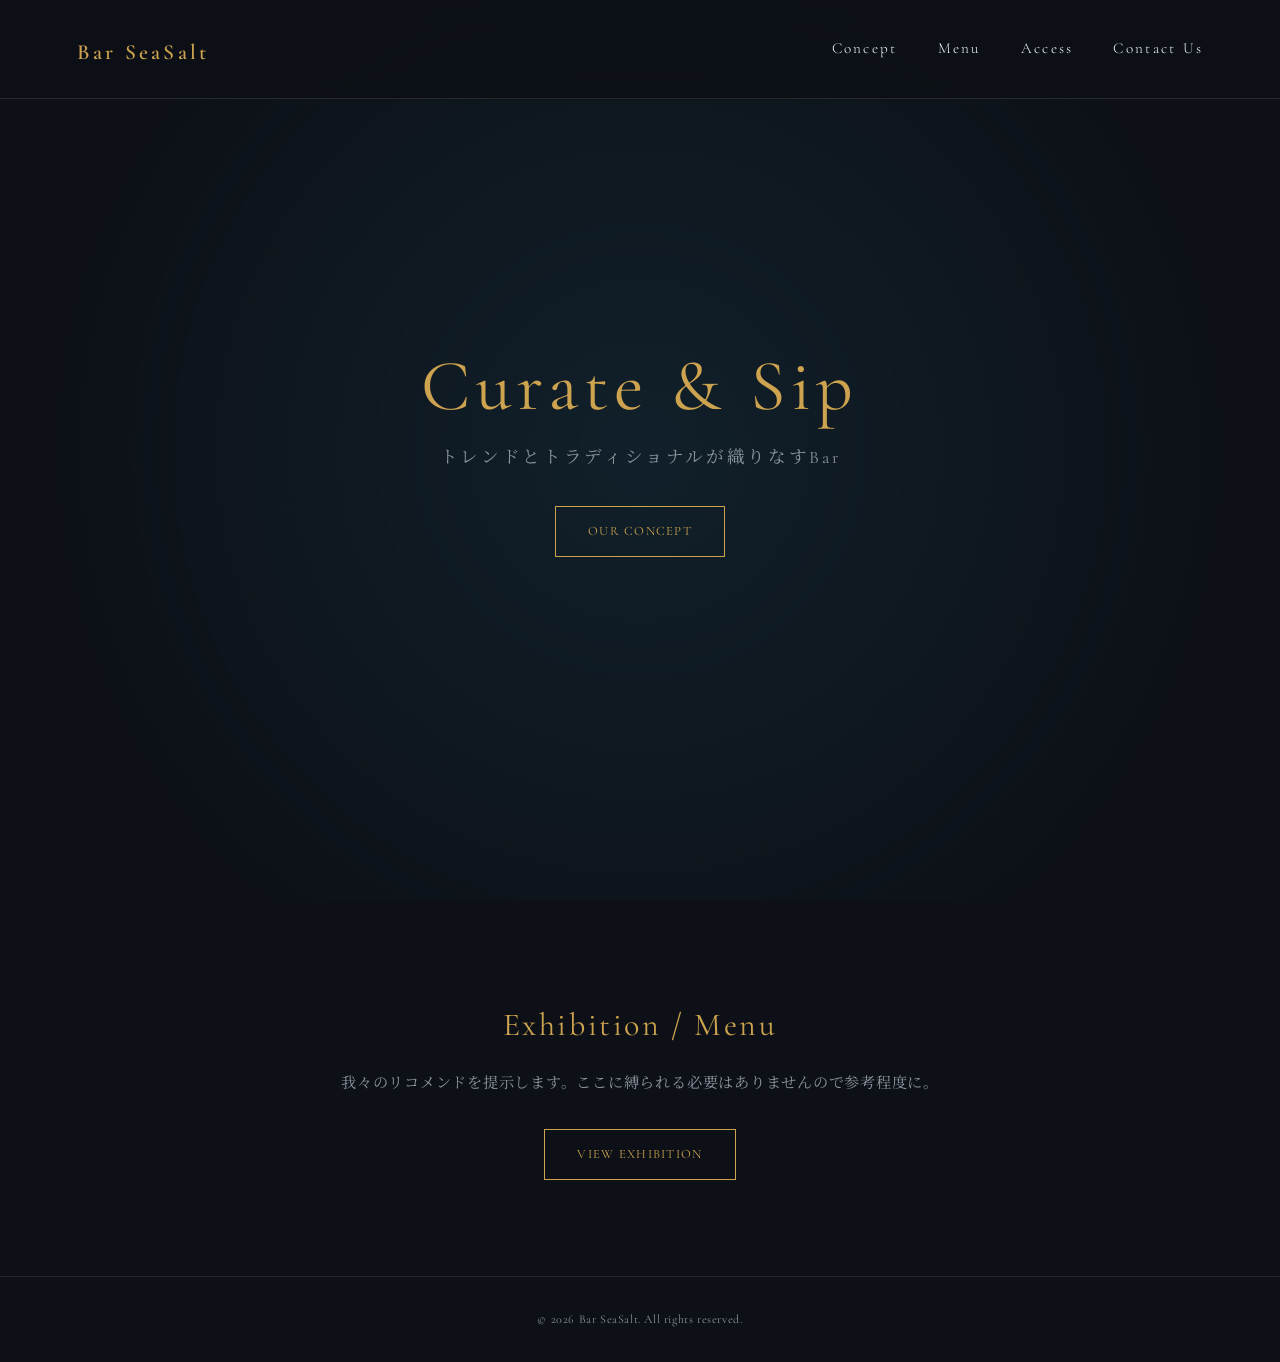
<file: index.html>
<!DOCTYPE html>
<html lang="ja">

<head>
    <meta charset="UTF-8">
    <meta name="viewport" content="width=device-width, initial-scale=1.0">
    <title>Bar SeaSalt | Curate & Sip</title>
    <meta name="description" content="トレンドとトラディショナルが織りなすBar「Bar SeaSalt」。美術館のような非日常の空間で、芸術作品のような一杯を。">
    <!-- Google Fonts -->
    <link rel="preconnect" href="https://fonts.googleapis.com">
    <link rel="preconnect" href="https://fonts.gstatic.com" crossorigin>
    <link
        href="https://fonts.googleapis.com/css2?family=Cormorant+Garamond:wght@400;600&family=Noto+Serif+JP:wght@300;400;700&display=swap"
        rel="stylesheet">
    <link rel="stylesheet" href="./css/style.css">
    <link rel="stylesheet" href="./css/animations.css">
</head>

<body class="fade-in">
    <header class="global-header">
        <h1 class="logo"><a href="index.html">Bar SeaSalt</a></h1>
        <!-- ハンバーガーメニュー (モバイル用) -->
        <button class="hamburger-menu" aria-label="メニューを開く" id="menu-toggle">
            <span class="hamburger-line"></span>
            <span class="hamburger-line"></span>
        </button>
        <nav class="global-nav" id="global-nav">
            <ul>
                <li><a href="concept.html">Concept</a></li>
                <li><a href="menu.html" class="dynamic-menu-link">Menu</a></li>
                <li><a href="access.html">Access</a></li>
                <li><a href="contact.html">Contact Us</a></li>
            </ul>
        </nav>
    </header>

    <main class="home-main">
        <section class="hero">
            <div class="hero-content fade-in-up delay-1">
                <h2 class="hero-title">Curate & Sip</h2>
                <p class="hero-subtitle">トレンドとトラディショナルが織りなすBar</p>
                <a href="concept.html" class="btn-primary">Our Concept</a>
            </div>
        </section>

        <section class="home-menu-link fade-in-up delay-2">
            <div class="container section-inner">
                <h3 class="section-title">Exhibition / Menu</h3>
                <p class="section-desc">我々のリコメンドを提示します。ここに縛られる必要はありませんので参考程度に。</p>
                <div style="text-align: center;">
                    <a href="menu.html" class="btn-secondary dynamic-menu-link">View Exhibition</a>
                </div>
            </div>
        </section>
    </main>

    <footer class="global-footer">
        <p>&copy; <span id="current-year"></span> Bar SeaSalt. All rights reserved.</p>
    </footer>

    <!-- 設定情報をJSONデータブロックとして読み込み -->
    <!-- 代替案として外部のdata/config.jsonをJS側でfetchします -->
    <script src="./js/main.js"></script>
</body>

</html>
</file>
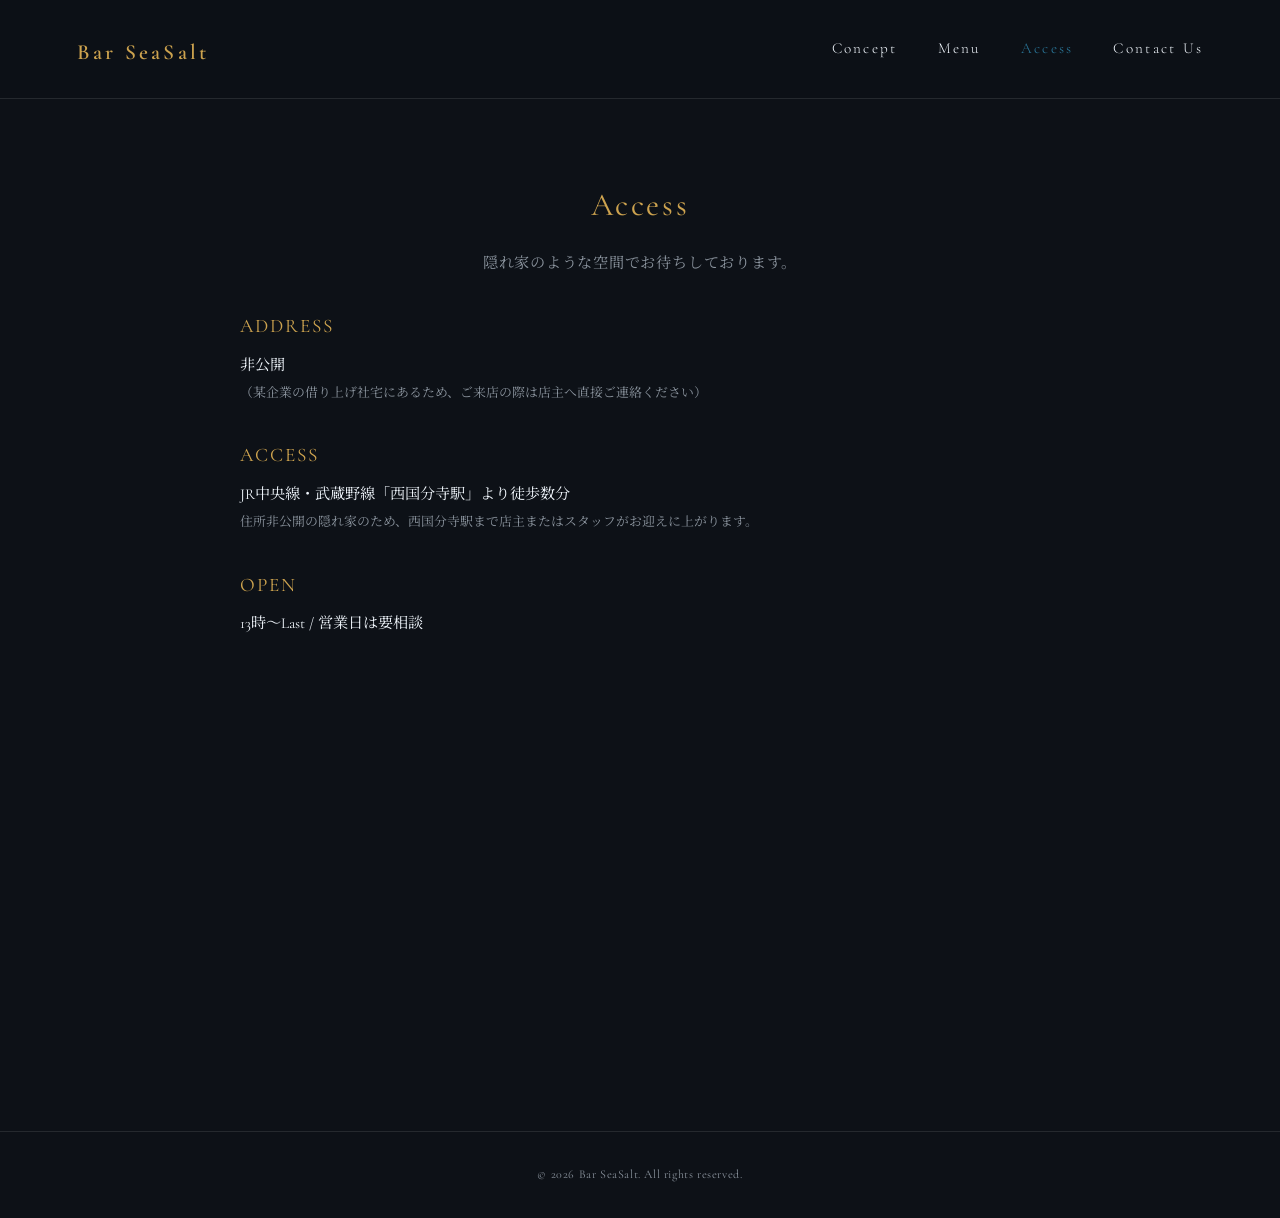
<file: access.html>
<!DOCTYPE html>
<html lang="ja">
<head>
    <meta charset="UTF-8">
    <meta name="viewport" content="width=device-width, initial-scale=1.0">
    <title>Access | Bar SeaSalt</title>
    <link href="https://fonts.googleapis.com/css2?family=Cormorant+Garamond:wght@400;600&family=Noto+Serif+JP:wght@300;400;700&display=swap" rel="stylesheet">
    <link rel="stylesheet" href="./css/style.css">
    <link rel="stylesheet" href="./css/animations.css">
    <style>
        .info-list {
            margin-top: 2rem;
        }
        .info-list dt {
            color: var(--accent-color);
            font-size: 1.2rem;
            margin-bottom: 0.5rem;
            font-family: var(--font-serif);
            letter-spacing: 0.1em;
            text-transform: uppercase;
        }
        .info-list dd {
            margin-bottom: 2rem;
            margin-left: 0;
            line-height: 1.8;
            font-size: 0.95rem;
        }
        .map-placeholder {
            width: 100%;
            height: 300px;
            background: rgba(255, 255, 255, 0.03);
            display: flex;
            align-items: center;
            justify-content: center;
            color: var(--text-muted);
            border: 1px dashed var(--border-color);
            margin-top: 3rem;
            letter-spacing: 0.1em;
        }
    </style>
</head>
<body class="fade-in">
    <header class="global-header">
        <h1 class="logo"><a href="index.html">Bar SeaSalt</a></h1>
        <button class="hamburger-menu" aria-label="メニューを開く" id="menu-toggle">
            <span class="hamburger-line"></span>
            <span class="hamburger-line"></span>
        </button>
        <nav class="global-nav" id="global-nav">
            <ul>
                <li><a href="concept.html">Concept</a></li>
                <li><a href="menu.html" class="dynamic-menu-link">Menu</a></li>
                <li><a href="access.html" class="active">Access</a></li>
                <li><a href="contact.html">Contact Us</a></li>
            </ul>
        </nav>
    </header>

    <main class="page-main">
        <section class="container section-inner fade-in-up delay-1">
            <h2 class="section-title">Access</h2>
            <p class="section-desc">隠れ家のような空間でお待ちしております。</p>
            
            <div class="access-info">
                <dl class="info-list">
                    <dt>Address</dt>
                    <dd>
                        非公開<br>
                        <span style="font-size: 0.85em; color: var(--text-muted);">（某企業の借り上げ社宅にあるため、ご来店の際は店主へ直接ご連絡ください）</span>
                    </dd>
                    
                    <dt>Access</dt>
                    <dd>
                        JR中央線・武蔵野線「西国分寺駅」より徒歩数分<br>
                        <span style="font-size: 0.85em; color: var(--text-muted);">住所非公開の隠れ家のため、西国分寺駅まで店主またはスタッフがお迎えに上がります。</span>
                    </dd>
                    
                    <dt>Open</dt>
                    <dd>13時～Last / 営業日は要相談</dd>
                </dl>
            </div>
            
            <div class="map-placeholder" style="border: none; background: transparent; height: 350px;">
                <iframe src="https://www.google.com/maps/embed?pb=!1m18!1m12!1m3!1d3240.5960431350846!2d139.463375815259!3d35.69894488019056!2m3!1f0!2f0!3f0!3m2!1i1024!2i768!4f13.1!3m3!1m2!1s0x6018e6c4f03914a5%3A0x6bba46c5798a44b!2z6KW_5Zu95YiG5a-66aeF!5e0!3m2!1sja!2sjp!4v1680000000000!5m2!1sja!2sjp" width="100%" height="100%" style="border:0; border-radius: 4px; filter: grayscale(80%) invert(90%) hue-rotate(180deg);" allowfullscreen="" loading="lazy" referrerpolicy="no-referrer-when-downgrade"></iframe>
            </div>
        </section>
    </main>

    <footer class="global-footer">
        <p>&copy; <span id="current-year"></span> Bar SeaSalt. All rights reserved.</p>
    </footer>

    <script src="./js/main.js"></script>
</body>
</html>
</file>
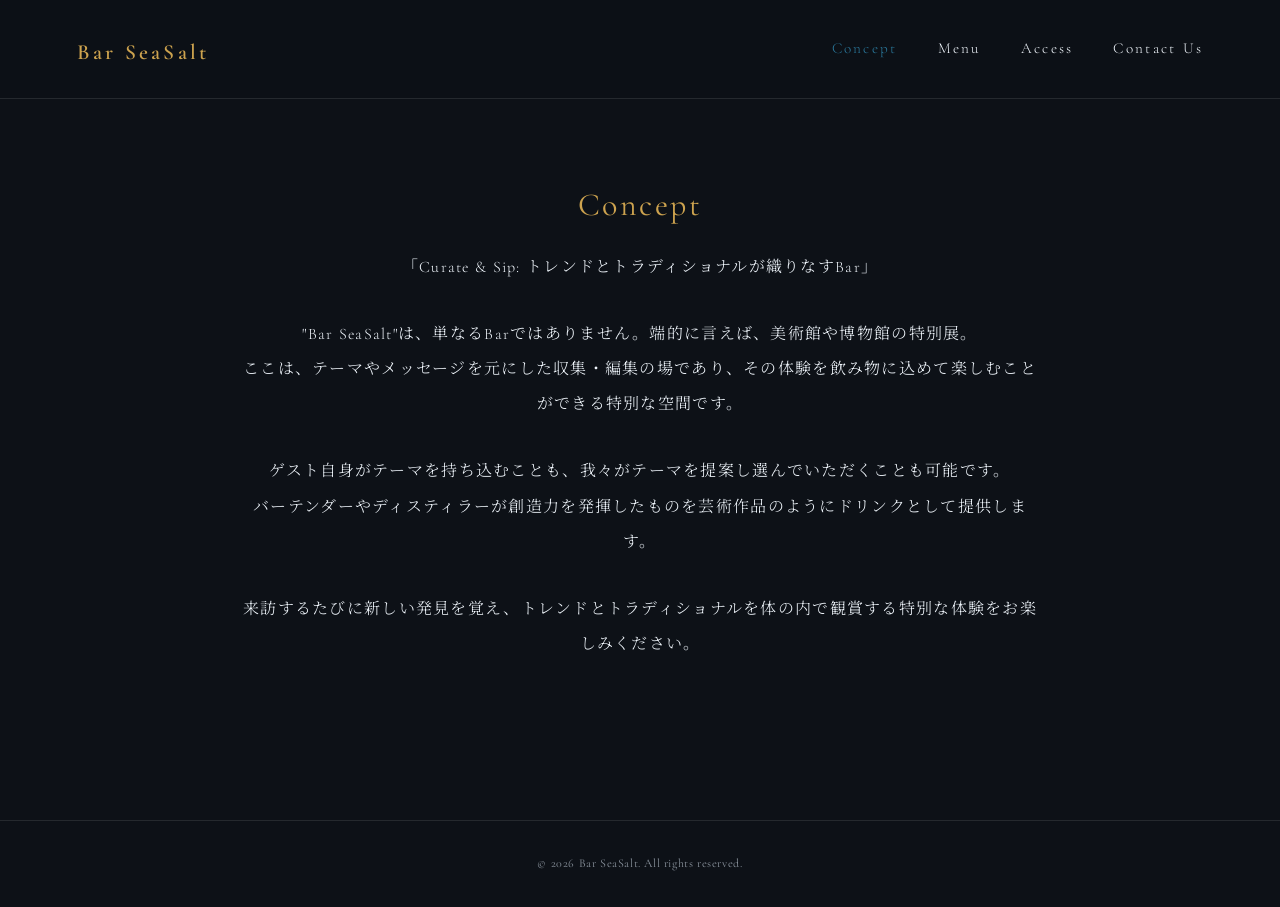
<file: concept.html>
<!DOCTYPE html>
<html lang="ja">

<head>
    <meta charset="UTF-8">
    <meta name="viewport" content="width=device-width, initial-scale=1.0">
    <title>Concept | Bar SeaSalt</title>
    <!-- Google Fonts -->
    <link rel="preconnect" href="https://fonts.googleapis.com">
    <link rel="preconnect" href="https://fonts.gstatic.com" crossorigin>
    <link
        href="https://fonts.googleapis.com/css2?family=Cormorant+Garamond:wght@400;600&family=Noto+Serif+JP:wght@300;400;700&display=swap"
        rel="stylesheet">
    <link rel="stylesheet" href="./css/style.css">
    <link rel="stylesheet" href="./css/animations.css">
</head>

<body class="fade-in">
    <header class="global-header">
        <h1 class="logo"><a href="index.html">Bar SeaSalt</a></h1>
        <button class="hamburger-menu" aria-label="メニューを開く" id="menu-toggle">
            <span class="hamburger-line"></span>
            <span class="hamburger-line"></span>
        </button>
        <nav class="global-nav" id="global-nav">
            <ul>
                <li><a href="concept.html" class="active">Concept</a></li>
                <li><a href="menu.html" class="dynamic-menu-link">Menu</a></li>
                <li><a href="access.html">Access</a></li>
                <li><a href="contact.html">Contact Us</a></li>
            </ul>
        </nav>
    </header>

    <main class="page-main">
        <section class="container section-inner fade-in-up delay-1">
            <h2 class="section-title">Concept</h2>
            <div class="concept-text">
                <p>「Curate & Sip: トレンドとトラディショナルが織りなすBar」</p>
                <p>
                    "Bar SeaSalt"は、単なるBarではありません。端的に言えば、美術館や博物館の特別展。<br>
                    ここは、テーマやメッセージを元にした収集・編集の場であり、その体験を飲み物に込めて楽しむことができる特別な空間です。
                </p>
                <p>
                    ゲスト自身がテーマを持ち込むことも、我々がテーマを提案し選んでいただくことも可能です。<br>
                    バーテンダーやディスティラーが創造力を発揮したものを芸術作品のようにドリンクとして提供します。
                </p>
                <p>
                    来訪するたびに新しい発見を覚え、トレンドとトラディショナルを体の内で観賞する特別な体験をお楽しみください。
                </p>
            </div>
        </section>
    </main>

    <footer class="global-footer">
        <p>&copy; <span id="current-year"></span> Bar SeaSalt. All rights reserved.</p>
    </footer>

    <script src="./js/main.js"></script>
</body>

</html>
</file>
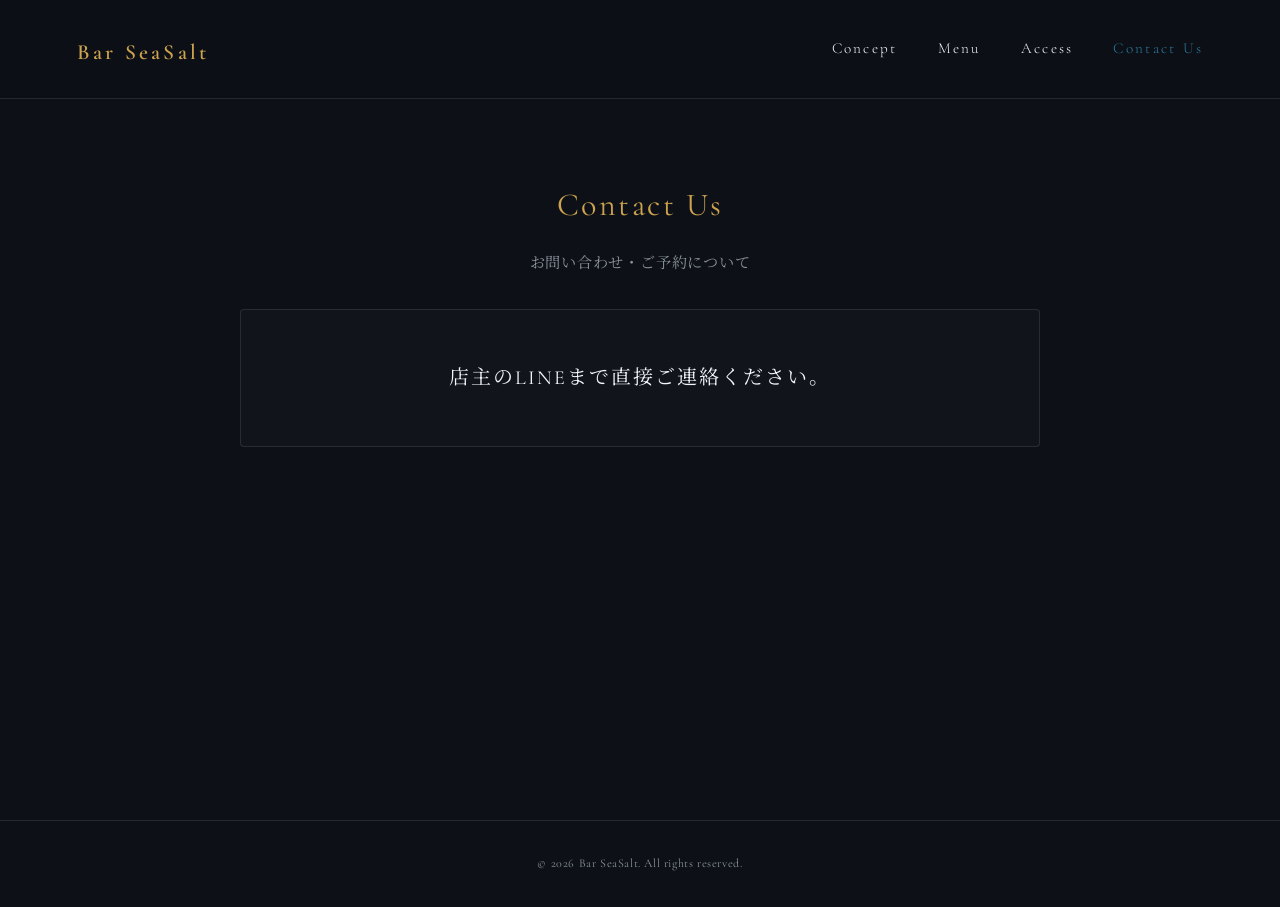
<file: contact.html>
<!DOCTYPE html>
<html lang="ja">
<head>
    <meta charset="UTF-8">
    <meta name="viewport" content="width=device-width, initial-scale=1.0">
    <title>Contact Us | Bar SeaSalt</title>
    <link href="https://fonts.googleapis.com/css2?family=Cormorant+Garamond:wght@400;600&family=Noto+Serif+JP:wght@300;400;700&display=swap" rel="stylesheet">
    <link rel="stylesheet" href="./css/style.css">
    <link rel="stylesheet" href="./css/animations.css">
    <style>
        .info-list {
            margin-top: 2rem;
        }
        .info-list dt {
            color: var(--accent-color);
            font-size: 1.2rem;
            margin-bottom: 0.5rem;
            font-family: var(--font-serif);
            letter-spacing: 0.1em;
            text-transform: uppercase;
        }
        .info-list dd {
            margin-bottom: 2rem;
            margin-left: 0;
            line-height: 1.8;
            font-size: 0.95rem;
        }
        .info-list a {
            color: var(--text-main);
            text-decoration: underline;
            text-decoration-color: var(--border-color);
            text-underline-offset: 4px;
        }
        .info-list a:hover {
            color: var(--accent-color);
            text-decoration-color: var(--accent-color);
        }
        .contact-notice {
            margin-top: 3rem;
            font-size: 0.85rem;
            color: var(--text-muted);
            border-top: 1px solid var(--border-color);
            padding-top: 1.5rem;
            line-height: 1.8;
            letter-spacing: 0.05em;
        }
    </style>
</head>
<body class="fade-in">
    <header class="global-header">
        <h1 class="logo"><a href="index.html">Bar SeaSalt</a></h1>
        <button class="hamburger-menu" aria-label="メニューを開く" id="menu-toggle">
            <span class="hamburger-line"></span>
            <span class="hamburger-line"></span>
        </button>
        <nav class="global-nav" id="global-nav">
            <ul>
                <li><a href="concept.html">Concept</a></li>
                <li><a href="menu.html" class="dynamic-menu-link">Menu</a></li>
                <li><a href="access.html">Access</a></li>
                <li><a href="contact.html" class="active">Contact Us</a></li>
            </ul>
        </nav>
    </header>

    <main class="page-main">
        <section class="container section-inner fade-in-up delay-1">
            <h2 class="section-title">Contact Us</h2>
            <p class="section-desc">お問い合わせ・ご予約について</p>
            
            <div class="contact-info">
                <div style="text-align: center; margin-top: 2rem; padding: 3rem 1rem; border: 1px solid var(--border-color); border-radius: 4px; background: rgba(255, 255, 255, 0.02)">
                    <p style="font-size: 1.25rem; letter-spacing: 0.1em; color: var(--text-main); line-height: 2;">
                        店主のLINEまで直接ご連絡ください。
                    </p>
                </div>
            </div>
        </section>
    </main>

    <footer class="global-footer">
        <p>&copy; <span id="current-year"></span> Bar SeaSalt. All rights reserved.</p>
    </footer>

    <script src="./js/main.js"></script>
</body>
</html>
</file>
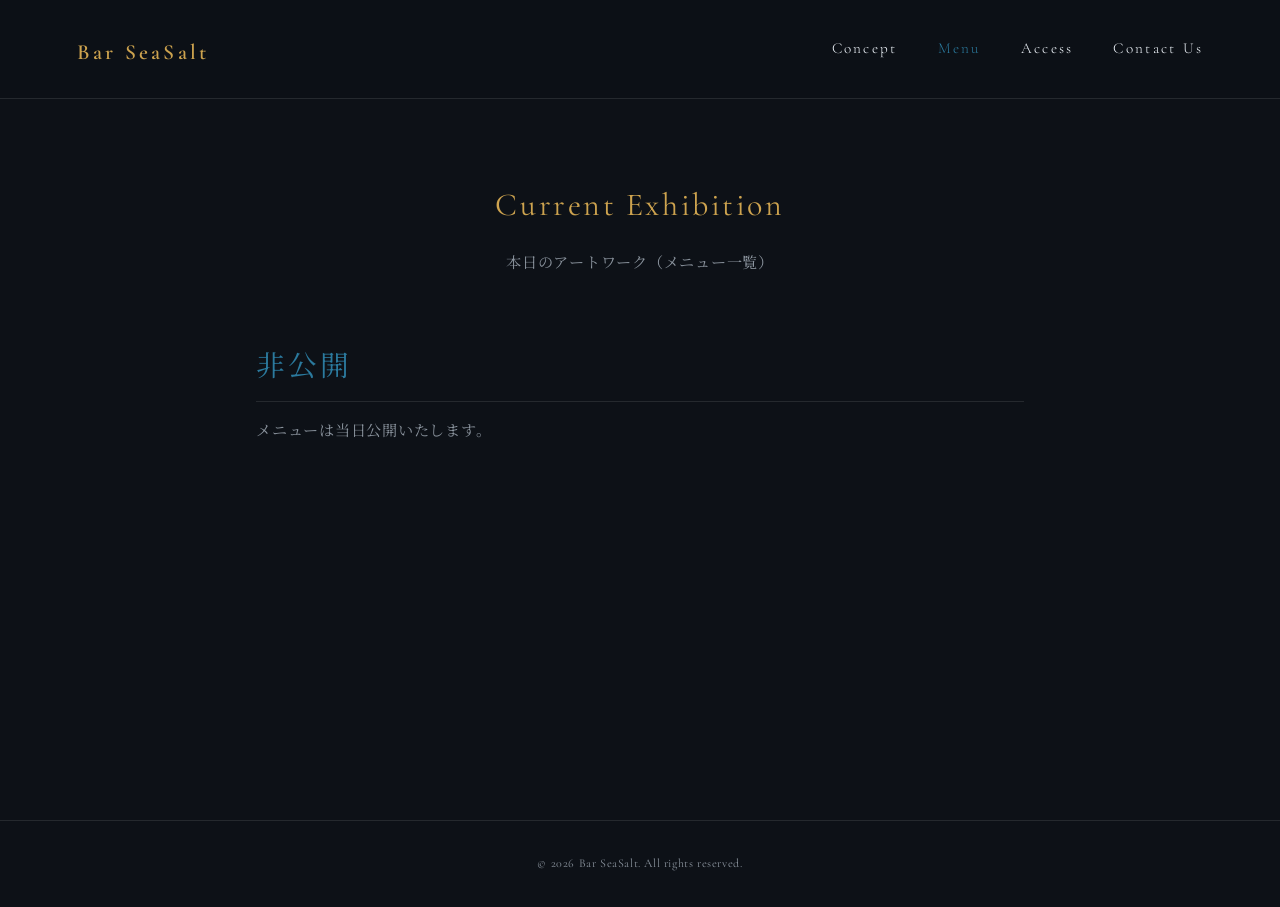
<file: menu.html>
<!DOCTYPE html>
<html lang="ja">
<head>
    <meta charset="UTF-8">
    <meta name="viewport" content="width=device-width, initial-scale=1.0">
    <title>Exhibition Menu | Bar SeaSalt</title>
    <link href="https://fonts.googleapis.com/css2?family=Cormorant+Garamond:wght@400;600&family=Noto+Serif+JP:wght@300;400;700&display=swap" rel="stylesheet">
    <link rel="stylesheet" href="./css/style.css">
    <link rel="stylesheet" href="./css/animations.css">
    <style>
        .menu-list {
            display: flex;
            flex-direction: column;
            gap: 3.5rem;
        }
        .category-title {
            letter-spacing: 0.1em;
            font-family: var(--font-serif);
        }
        .menu-item {
            padding-left: 1.5rem;
            border-left: 1px solid var(--border-color);
            transition: transform 0.4s ease, border-color 0.4s ease;
        }
        .menu-item:hover {
            transform: translateX(8px);
            border-left-color: var(--accent-color);
        }
        .menu-name {
            font-size: 1.4rem;
            color: var(--accent-color);
            margin-bottom: 0.5rem;
            letter-spacing: 0.05em;
        }
        .menu-ingredients {
            font-size: 0.8rem;
            color: var(--text-muted);
            margin-bottom: 1.2rem;
            font-family: var(--font-serif);
            letter-spacing: 0.1em;
            text-transform: uppercase;
        }
        .menu-desc {
            font-size: 0.95rem;
            line-height: 1.9;
            color: var(--text-main);
            font-weight: 300;
        }
    </style>
</head>
<body class="fade-in">
    <header class="global-header">
        <h1 class="logo"><a href="index.html">Bar SeaSalt</a></h1>
        <button class="hamburger-menu" aria-label="メニューを開く" id="menu-toggle">
            <span class="hamburger-line"></span>
            <span class="hamburger-line"></span>
        </button>
        <nav class="global-nav" id="global-nav">
            <ul>
                <li><a href="concept.html">Concept</a></li>
                <li><a href="menu.html" class="active dynamic-menu-link">Menu</a></li>
                <li><a href="access.html">Access</a></li>
                <li><a href="contact.html">Contact Us</a></li>
            </ul>
        </nav>
    </header>

    <main class="page-main">
        <section class="container section-inner fade-in-up delay-1">
            <h2 class="section-title">Current Exhibition</h2>
            <p class="section-desc" style="margin-bottom: 4rem;">本日のアートワーク（メニュー一覧）</p>
            
            <div id="menu-container">
                <!-- menuUtils.js によりカテゴリーごとに分けられたメニューが展開されます -->
            </div>
        </section>
    </main>

    <footer class="global-footer">
        <p>&copy; <span id="current-year"></span> Bar SeaSalt. All rights reserved.</p>
    </footer>

    <script src="./js/main.js"></script>
    <script src="./js/menuUtils.js"></script>
</body>
</html>
</file>
<file: css/style.css>
/* =========================================================
   Variables & Reset
========================================================= */
:root {
    --bg-color: #0d1117; /* より深いダークトーン */
    --text-main: #f0f6fc; /* 柔らかく上質な白 */
    --text-muted: #8b949e;
    --accent-color: #cda34f; /* 落ち着いたゴールド */
    --accent-hover: #e5b352;
    --accent-blue: #2b7a9e; /* SeaSaltの海を表現するサファイアブルー */
    --border-color: rgba(255, 255, 255, 0.1);
    
    /* Fonts: 英語部分はCormorant Garamond、日本語はNoto Serif JP */
    --font-serif: 'Cormorant Garamond', 'Noto Serif JP', serif;
    
    /* Spacing */
    --spacing-xs: 0.5rem;
    --spacing-sm: 1rem;
    --spacing-md: 2rem;
    --spacing-lg: 4rem;
    --spacing-xl: 6rem;
}

* {
    margin: 0;
    padding: 0;
    box-sizing: border-box;
}

body {
    background-color: var(--bg-color);
    color: var(--text-main);
    font-family: var(--font-serif);
    line-height: 1.8;
    font-size: 15px; /* モバイルファーストでやや小さめに設定 */
    -webkit-font-smoothing: antialiased;
    -moz-osx-font-smoothing: grayscale;
    overflow-x: hidden;
}

a {
    color: inherit;
    text-decoration: none;
    transition: color 0.3s ease;
}

ul {
    list-style: none;
}

img {
    max-width: 100%;
    height: auto;
    display: block;
}

/* =========================================================
   Typography & Shared Utils
========================================================= */
h1, h2, h3, h4, h5, h6 {
    font-weight: 400;
    letter-spacing: 0.08em;
}

.section-title {
    font-size: 2rem;
    margin-bottom: var(--spacing-sm);
    text-align: center;
    color: var(--accent-color);
}

.section-desc {
    text-align: center;
    color: var(--text-muted);
    margin-bottom: var(--spacing-md);
    font-size: 0.95rem;
    letter-spacing: 0.05em;
}

/* モバイルを基本としたレイアウト（Mobile First） */
.container {
    width: 100%;
    padding: 0 6%; /* スマホでの両端余白 */
    max-width: 800px;
    margin: 0 auto;
}

.section-inner {
    padding: var(--spacing-xl) 0;
}

/* =========================================================
   Header & Navigation
========================================================= */
.global-header {
    display: flex;
    justify-content: space-between;
    align-items: center;
    padding: 1.25rem 6%;
    position: fixed;
    top: 0; left: 0; right: 0;
    width: 100%;
    z-index: 1000;
    background: rgba(13, 17, 23, 0.85); /* ダーク背景のすりガラス */
    backdrop-filter: blur(10px);
    -webkit-backdrop-filter: blur(10px);
    border-bottom: 1px solid var(--border-color);
}

.logo a {
    font-size: 1.35rem;
    font-weight: 600;
    letter-spacing: 0.15em;
    color: var(--accent-color);
}

/* ハンバーガーメニュー (Mobile) */
.hamburger-menu {
    display: flex;
    flex-direction: column;
    justify-content: space-between;
    width: 28px;
    height: 18px;
    background: transparent;
    border: none;
    cursor: pointer;
    z-index: 1001; /* メニューが開いても最前面に */
}

.hamburger-line {
    width: 100%;
    height: 1px;
    background-color: var(--text-main);
    transition: all 0.3s ease;
}

/* ハンバーガー開閉アニメーション */
.hamburger-menu.is-active .hamburger-line:nth-child(1) {
    transform: translateY(8.5px) rotate(45deg);
}
.hamburger-menu.is-active .hamburger-line:nth-child(2) {
    transform: translateY(-8.5px) rotate(-45deg);
}

/* ドロワーメニュー (Mobile First) */
.global-nav {
    position: fixed;
    top: 0;
    right: -100%;
    width: 100%;
    height: 100vh;
    height: 100dvh; /* iOS対応 */
    background-color: var(--bg-color);
    display: flex;
    justify-content: center;
    align-items: center;
    transition: right 0.4s cubic-bezier(0.77, 0, 0.175, 1);
    z-index: 1000;
}

.global-nav.is-active {
    right: 0;
}

.global-nav ul {
    text-align: center;
}

.global-nav li {
    margin: var(--spacing-md) 0;
    opacity: 0;
    transform: translateY(15px);
    transition: all 0.4s ease;
}

.global-nav.is-active li {
    opacity: 1;
    transform: translateY(0);
}
/* ナビの各項目にディレイをかける */
.global-nav.is-active li:nth-child(1) { transition-delay: 0.1s; }
.global-nav.is-active li:nth-child(2) { transition-delay: 0.2s; }
.global-nav.is-active li:nth-child(3) { transition-delay: 0.3s; }
.global-nav.is-active li:nth-child(4) { transition-delay: 0.4s; }

.global-nav a {
    font-size: 1.5rem;
    letter-spacing: 0.15em;
    font-weight: 300;
}

.global-nav a:hover,
.global-nav a.active {
    color: var(--accent-blue);
}

/* =========================================================
   Hero Section
========================================================= */
.hero {
    height: 100vh;
    height: 100dvh;
    display: flex;
    align-items: center;
    justify-content: center;
    text-align: center;
    padding: 0 6%;
    /* 海の深みを強調し、わずかに青みを差したグラデーション */
    background: radial-gradient(circle at center, rgba(43, 122, 158, 0.15) 0%, rgba(13, 17, 23, 1) 75%);
}

.hero-title {
    font-size: 2.5rem;
    color: var(--accent-color);
    margin-bottom: 0.8rem;
    line-height: 1.2;
}

.hero-subtitle {
    font-size: 0.9rem;
    color: var(--text-muted);
    margin-bottom: var(--spacing-md);
    letter-spacing: 0.15em;
}

/* =========================================================
   Buttons
========================================================= */
.btn-primary, .btn-secondary {
    display: inline-block;
    padding: 0.8rem 2rem;
    border: 1px solid var(--accent-color);
    color: var(--accent-color);
    letter-spacing: 0.1em;
    text-transform: uppercase;
    font-size: 0.8rem;
    transition: all 0.3s ease;
    cursor: pointer;
    background: transparent;
}

.btn-primary:hover, .btn-secondary:hover {
    background-color: var(--accent-color);
    color: var(--bg-color);
}

/* =========================================================
   Footer
========================================================= */
.global-footer {
    text-align: center;
    padding: var(--spacing-md) 0;
    border-top: 1px solid var(--border-color);
    font-size: 0.75rem;
    color: var(--text-muted);
    letter-spacing: 0.05em;
}

/* =========================================================
   Media Queries (PC)
========================================================= */
@media (min-width: 768px) {
    body {
        font-size: 16px;
    }
    
    .hamburger-menu {
        display: none;
    }
    
    .global-nav {
        position: static;
        width: auto;
        height: auto;
        background: transparent;
        display: block;
        opacity: 1; /* PC時は常時表示するため */
    }
    
    .global-nav ul {
        display: flex;
        gap: 2.5rem;
    }
    
    .global-nav li {
        margin: 0;
        opacity: 1; /* ディレイなどを無効化 */
        transform: none;
    }
    
    .global-nav a {
        font-size: 0.95rem;
    }
    
    .hero-title {
        font-size: 4.5rem;
    }
    
    .hero-subtitle {
        font-size: 1.1rem;
    }
}
</file>
<file: css/animations.css>
/* =========================================================
   Micro Animations & Transitions
========================================================= */

/* フェードイン（ページロード時全体） */
.fade-in {
    animation: fadeIn 1.2s cubic-bezier(0.39, 0.575, 0.565, 1) forwards;
}

@keyframes fadeIn {
    0% { opacity: 0; }
    100% { opacity: 1; }
}

/* 下からフェードインしてアップ（要素ごと） */
.fade-in-up {
    opacity: 0;
    transform: translateY(20px);
    animation: fadeInUp 1s cubic-bezier(0.25, 0.46, 0.45, 0.94) forwards;
}

@keyframes fadeInUp {
    0% {
        opacity: 0;
        transform: translateY(20px);
    }
    100% {
        opacity: 1;
        transform: translateY(0);
    }
}

/* アニメーションの遅延ユーティリティ */
.delay-1 { animation-delay: 0.3s; }
.delay-2 { animation-delay: 0.6s; }
.delay-3 { animation-delay: 0.9s; }

/* リンクホバー時の下線アニメーション */
.hover-underline {
    position: relative;
    display: inline-block;
}

.hover-underline::after {
    content: '';
    position: absolute;
    width: 100%;
    transform: scaleX(0);
    height: 1px;
    bottom: -4px;
    left: 0;
    background-color: var(--accent-color);
    transform-origin: bottom right;
    transition: transform 0.4s cubic-bezier(0.86, 0, 0.07, 1);
}

.hover-underline:hover::after {
    transform: scaleX(1);
    transform-origin: bottom left;
}

/* ページ固有のレイアウト・余白調整（Concept等） */
.page-main {
    padding-top: 5rem; /* ヘッダー分の余白 */
    min-height: calc(100vh - 80px); /* フッターなどを除いた高さ */
}

.concept-text {
    line-height: 2.2;
    text-align: center;
    letter-spacing: 0.08em;
    font-weight: 300;
}

.concept-text p {
    margin-bottom: 2rem;
}
</file>
